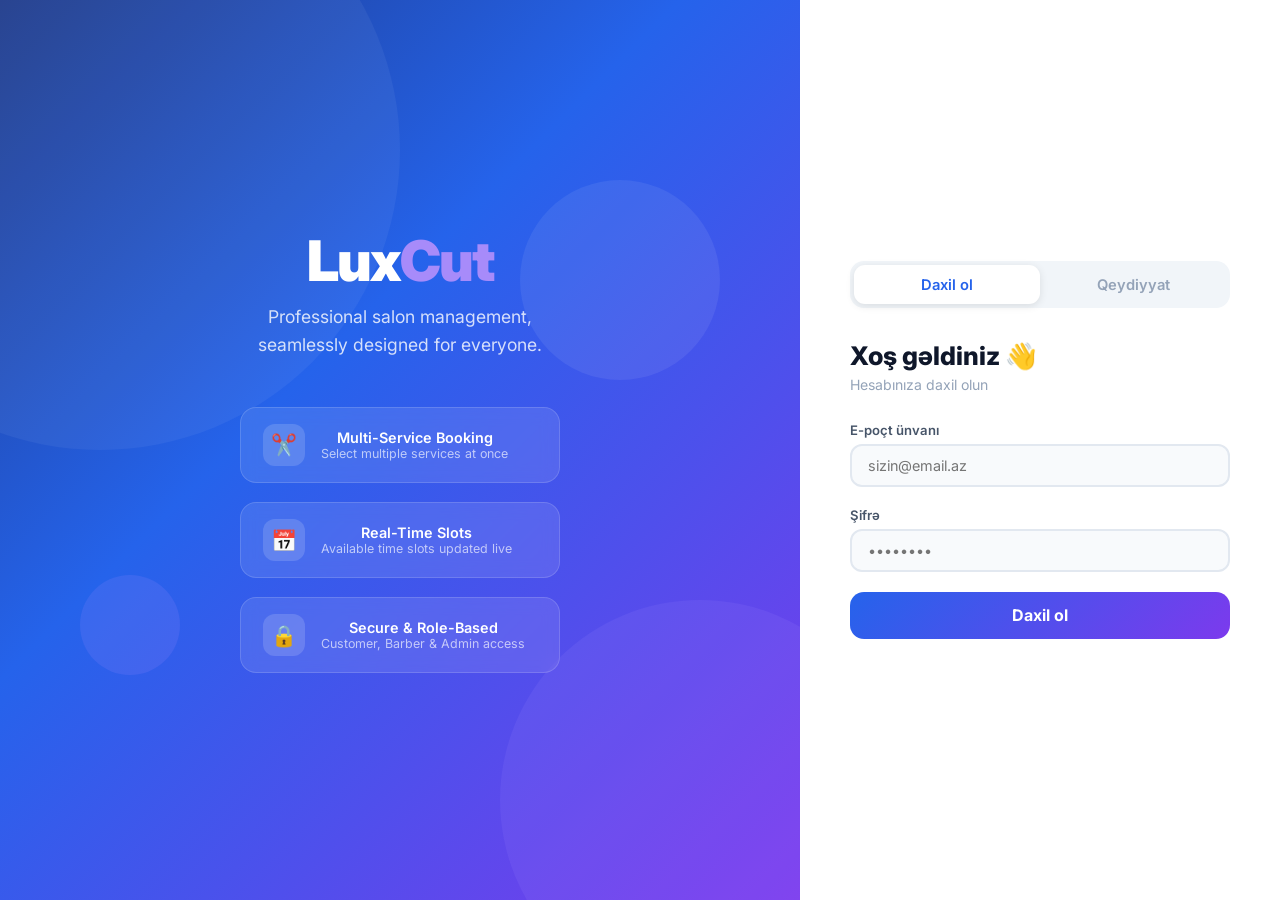
<file: SalonWeb/index.html>
<!DOCTYPE html>
<html lang="az">
<head>
  <meta charset="UTF-8"/>
  <meta name="viewport" content="width=device-width, initial-scale=1.0"/>
  <meta name="description" content="LuxCut — Professional Salon Management. Book appointments, manage barbers and services."/>
  <title>LuxCut — Salon Management</title>
  <link rel="stylesheet" href="css/shared.css"/>
  <link rel="stylesheet" href="css/index.css"/>
</head>
<body>

  <!-- LEFT HERO -->
  <div class="hero">
    <div class="orb orb1"></div>
    <div class="orb orb2"></div>
    <div class="hero-content">
      <div class="hero-logo">Lux<span>Cut</span></div>
      <p class="hero-sub">Professional salon management, seamlessly designed for everyone.</p>
      <div class="hero-features">
        <div class="feat">
          <div class="feat-icon">✂️</div>
          <div class="feat-text">
            <h4>Multi-Service Booking</h4>
            <p>Select multiple services at once</p>
          </div>
        </div>
        <div class="feat">
          <div class="feat-icon">📅</div>
          <div class="feat-text">
            <h4>Real-Time Slots</h4>
            <p>Available time slots updated live</p>
          </div>
        </div>
        <div class="feat">
          <div class="feat-icon">🔒</div>
          <div class="feat-text">
            <h4>Secure & Role-Based</h4>
            <p>Customer, Barber & Admin access</p>
          </div>
        </div>
      </div>
    </div>
  </div>

  <!-- RIGHT AUTH PANEL -->
  <div class="auth-side">
    <div class="auth-box">

      <!-- Tabs -->
      <div class="auth-tabs">
        <button class="auth-tab active" id="tab-login"    onclick="switchTab('login')">Daxil ol</button>
        <button class="auth-tab"        id="tab-register" onclick="switchTab('register')">Qeydiyyat</button>
      </div>

      <!-- Error box -->
      <div id="err-box" class="err-msg"></div>

      <!-- LOGIN FORM -->
      <div id="section-login" class="form-section active">
        <h2 class="auth-title">Xoş gəldiniz 👋</h2>
        <p class="auth-sub">Hesabınıza daxil olun</p>
        <div class="form-group">
          <label for="login-email">E-poçt ünvanı</label>
          <input type="email" id="login-email" placeholder="sizin@email.az"/>
        </div>
        <div class="form-group">
          <label for="login-pass">Şifrə</label>
          <input type="password" id="login-pass" placeholder="••••••••"/>
        </div>
        <button class="btn-login-main" id="btn-login" onclick="doLogin()">
          <span class="btn-text">Daxil ol</span>
          <div class="spinner"></div>
        </button>
      </div>

      <!-- REGISTER FORM -->
      <div id="section-register" class="form-section">
        <h2 class="auth-title">Hesab yaradın ✨</h2>
        <p class="auth-sub">Sistemə qeydiyyatdan keçin</p>
        <div class="form-group">
          <label for="reg-name">Ad Soyad</label>
          <input type="text" id="reg-name" placeholder="Əli Əliyev"/>
        </div>
        <div class="form-group">
          <label for="reg-email">E-poçt ünvanı</label>
          <input type="email" id="reg-email" placeholder="sizin@email.az"/>
        </div>
        <div class="form-group">
          <label for="reg-phone">Telefon</label>
          <input type="text" id="reg-phone" placeholder="+994501234567"/>
        </div>
        <div class="form-group">
          <label for="reg-pass">Şifrə</label>
          <input type="password" id="reg-pass" placeholder="Ən az 8 simvol"/>
        </div>
        <button class="btn-login-main" id="btn-register" onclick="doRegister()">
          <span class="btn-text">Qeydiyyatdan keç</span>
          <div class="spinner"></div>
        </button>
      </div>

    </div>
  </div>

  <script type="module" src="js/index.js"></script>
</body>
</html>
</file>
<file: SalonWeb/css/shared.css>
/* =============================================
   SHARED.CSS — LuxCut Salon Management System
   Common variables, resets, and shared components
   ============================================= */

@import url('https://fonts.googleapis.com/css2?family=Inter:wght@300;400;500;600;700;800;900&display=swap');

*, *::before, *::after {
  box-sizing: border-box;
  margin: 0;
  padding: 0;
}

:root {
  --blue:         #2563eb;
  --blue-dark:    #1d4ed8;
  --blue-light:   #eff6ff;
  --violet:       #7c3aed;
  --violet-pale:  #ede9fe;
  --violet-mid:   #a78bfa;
  --white:        #ffffff;
  --gray-50:      #f8fafc;
  --gray-100:     #f1f5f9;
  --gray-200:     #e2e8f0;
  --gray-400:     #94a3b8;
  --gray-600:     #475569;
  --gray-700:     #334155;
  --gray-900:     #0f172a;
  --green:        #10b981;
  --red:          #ef4444;
  --amber:        #f59e0b;
}

body {
  font-family: 'Inter', sans-serif;
  background: var(--gray-50);
  color: var(--gray-900);
}

/* ── HEADER (shared base) ── */
.header {
  background: #fff;
  border-bottom: 1px solid var(--gray-200);
  padding: 0 2rem;
  height: 68px;
  display: flex;
  align-items: center;
  justify-content: space-between;
  position: sticky;
  top: 0;
  z-index: 100;
  box-shadow: 0 1px 20px rgba(0,0,0,.06);
}

.logo {
  font-size: 1.5rem;
  font-weight: 900;
  letter-spacing: -1px;
}
.logo span { color: var(--violet); }

.header-right {
  display: flex;
  align-items: center;
  gap: 1rem;
}

.user-chip {
  display: flex;
  align-items: center;
  gap: .6rem;
  background: var(--gray-50);
  border: 1px solid var(--gray-200);
  border-radius: 50px;
  padding: .4rem .9rem .4rem .4rem;
}

.avatar {
  width: 34px;
  height: 34px;
  border-radius: 50%;
  background: linear-gradient(135deg, var(--blue), var(--violet));
  display: flex;
  align-items: center;
  justify-content: center;
  color: #fff;
  font-weight: 700;
  font-size: .85rem;
}

.user-name { font-size: .85rem; font-weight: 600; color: var(--gray-700); }

.btn-logout {
  padding: .45rem 1rem;
  background: none;
  border: 1px solid var(--gray-200);
  border-radius: 10px;
  font-size: .83rem;
  font-weight: 600;
  color: var(--gray-600);
  cursor: pointer;
  transition: .2s;
}
.btn-logout:hover { background: var(--red); color: #fff; border-color: var(--red); }

/* ── NAV TABS ── */
.nav-tabs {
  background: #fff;
  border-bottom: 1px solid var(--gray-200);
  padding: 0 2rem;
  display: flex;
  gap: .5rem;
  overflow-x: auto;
}

.nav-tab {
  padding: .9rem 1.3rem;
  border: none;
  background: none;
  font-size: .88rem;
  font-weight: 600;
  color: var(--gray-400);
  cursor: pointer;
  border-bottom: 3px solid transparent;
  transition: .2s;
  white-space: nowrap;
  font-family: 'Inter', sans-serif;
}
.nav-tab.active  { color: var(--blue); border-bottom-color: var(--blue); }
.nav-tab:hover:not(.active) { color: var(--gray-700); }

/* ── SECTIONS / MAIN ── */
main { padding: 2rem; max-width: 1200px; margin: 0 auto; }

.section { display: none; animation: fadeUp .4s ease; }
.section.active { display: block; }

@keyframes fadeUp {
  from { opacity: 0; transform: translateY(16px); }
  to   { opacity: 1; transform: translateY(0); }
}

/* ── PAGE HEADER ── */
.page-header { margin-bottom: 1.8rem; }
.page-header h2 { font-size: 1.6rem; font-weight: 800; }
.page-header p  { color: var(--gray-400); margin-top: .3rem; }

/* ── FORM ELEMENTS ── */
.form-group { margin-bottom: 1.2rem; }
.form-group label {
  display: block;
  font-size: .82rem;
  font-weight: 600;
  color: var(--gray-600);
  margin-bottom: .4rem;
}
.form-group input,
.form-group select,
.form-group textarea {
  width: 100%;
  padding: .7rem 1rem;
  border: 2px solid var(--gray-200);
  border-radius: 12px;
  font-size: .9rem;
  font-family: 'Inter', sans-serif;
  outline: none;
  transition: .25s;
  background: var(--gray-50);
}
.form-group input:focus,
.form-group select:focus {
  border-color: var(--blue);
  background: #fff;
  box-shadow: 0 0 0 4px rgba(37,99,235,.08);
}
.form-row { display: grid; grid-template-columns: 1fr 1fr; gap: 1rem; }

/* ── BUTTONS ── */
.btn-primary {
  padding: .6rem 1.3rem;
  background: linear-gradient(135deg, var(--blue), var(--violet));
  color: #fff;
  border: none;
  border-radius: 10px;
  font-size: .86rem;
  font-weight: 700;
  cursor: pointer;
  transition: .25s;
  font-family: 'Inter', sans-serif;
}
.btn-primary:hover { opacity: .9; transform: translateY(-1px); }
.btn-primary:disabled { opacity: .5; cursor: not-allowed; transform: none; }

.btn-save {
  padding: .7rem 2rem;
  background: linear-gradient(135deg, var(--blue), var(--violet));
  color: #fff;
  border: none;
  border-radius: 12px;
  font-size: .92rem;
  font-weight: 700;
  cursor: pointer;
  transition: .25s;
  font-family: 'Inter', sans-serif;
}
.btn-save:hover { opacity: .9; }

/* ── STATUS BADGES ── */
.status-badge {
  padding: .28rem .75rem;
  border-radius: 50px;
  font-size: .7rem;
  font-weight: 700;
  display: inline-block;
}
.badge-active    { background: #d1fae5; color: #065f46; }
.badge-inactive  { background: #fee2e2; color: #991b1b; }
.badge-pending   { background: #fef3c7; color: #92400e; }
.badge-confirmed { background: #d1fae5; color: #065f46; }
.badge-completed { background: #dbeafe; color: #1e40af; }
.badge-cancelled { background: #fee2e2; color: #991b1b; }
.badge-admin     { background: var(--violet-pale); color: var(--violet); }
.badge-barber    { background: var(--blue-light); color: var(--blue); }
.badge-customer  { background: #f0fdf4; color: #16a34a; }

/* ── DATA TABLE ── */
.data-table { width: 100%; border-collapse: collapse; }
.data-table th {
  text-align: left;
  padding: .75rem 1rem;
  font-size: .73rem;
  font-weight: 700;
  color: var(--gray-400);
  text-transform: uppercase;
  letter-spacing: .06em;
  background: var(--gray-50);
  border-bottom: 1px solid var(--gray-200);
}
.data-table td {
  padding: .9rem 1rem;
  font-size: .86rem;
  border-bottom: 1px solid var(--gray-100);
  vertical-align: middle;
}
.data-table tr:last-child td { border: none; }
.data-table tr:hover td { background: var(--gray-50); }

.action-btns { display: flex; gap: .4rem; flex-wrap: wrap; }
.btn-tbl {
  padding: .3rem .7rem;
  border-radius: 7px;
  font-size: .75rem;
  font-weight: 600;
  cursor: pointer;
  border: none;
  transition: .2s;
  font-family: 'Inter', sans-serif;
}
.btn-edit   { background: var(--blue-light); color: var(--blue); }
.btn-edit:hover { background: var(--blue); color: #fff; }
.btn-del    { background: #fee2e2; color: var(--red); }
.btn-del:hover { background: var(--red); color: #fff; }
.btn-toggle { background: #f0fdf4; color: var(--green); }
.btn-toggle:hover { background: var(--green); color: #fff; }
.btn-admin  { background: var(--violet-pale); color: var(--violet); }
.btn-admin:hover  { background: var(--violet); color: #fff; }
.btn-status-res { background: var(--blue-light); color: var(--blue); }
.btn-status-res:hover { background: var(--blue); color: #fff; }

/* ── MODAL ── */
.modal-bg {
  position: fixed;
  inset: 0;
  background: rgba(15,23,42,.6);
  backdrop-filter: blur(6px);
  z-index: 500;
  display: flex;
  align-items: center;
  justify-content: center;
  animation: fadeIn .2s ease;
  padding: 1rem;
}
@keyframes fadeIn { from { opacity: 0; } to { opacity: 1; } }

.modal {
  background: #fff;
  border-radius: 24px;
  padding: 2rem;
  width: 100%;
  max-width: 480px;
  animation: modalSlide .3s ease;
  box-shadow: 0 30px 80px rgba(0,0,0,.2);
  max-height: 90vh;
  overflow-y: auto;
}
@keyframes modalSlide {
  from { opacity: 0; transform: translateY(30px) scale(.97); }
  to   { opacity: 1; transform: none; }
}
.modal-header {
  display: flex;
  justify-content: space-between;
  align-items: center;
  margin-bottom: 1.5rem;
}
.modal-title { font-size: 1.1rem; font-weight: 800; }
.modal-close {
  background: none; border: none;
  font-size: 1.3rem; cursor: pointer;
  color: var(--gray-400); transition: .2s;
}
.modal-close:hover { color: var(--gray-900); }

.modal-footer { display: flex; gap: .8rem; margin-top: 1.5rem; }
.btn-modal-cancel {
  flex: 1; padding: .75rem;
  background: none; border: 2px solid var(--gray-200);
  border-radius: 12px; font-weight: 600; cursor: pointer;
  color: var(--gray-600); font-family: 'Inter', sans-serif;
}
.btn-modal-cancel:hover { border-color: var(--gray-400); }
.btn-modal-save {
  flex: 2; padding: .75rem;
  background: linear-gradient(135deg, var(--blue), var(--violet));
  color: #fff; border: none; border-radius: 12px;
  font-weight: 700; cursor: pointer; font-family: 'Inter', sans-serif;
}
.btn-modal-save:hover { opacity: .9; }

/* ── PAGINATION ── */
.pagination {
  display: flex;
  gap: .5rem;
  justify-content: center;
  margin-top: 1.2rem;
  flex-wrap: wrap;
  padding: .8rem;
}
.pg-btn {
  padding: .45rem .9rem;
  border: 1px solid var(--gray-200);
  background: #fff;
  border-radius: 8px;
  font-size: .82rem;
  cursor: pointer;
  transition: .2s;
  font-weight: 500;
  font-family: 'Inter', sans-serif;
}
.pg-btn:hover, .pg-btn.active { background: var(--blue); color: #fff; border-color: var(--blue); }
.pg-btn:disabled { opacity: .45; cursor: not-allowed; }

/* ── SEARCH ROW ── */
.search-row { display: flex; gap: .8rem; margin-bottom: 1.5rem; flex-wrap: wrap; }
.search-input {
  flex: 1; min-width: 180px;
  padding: .65rem 1rem;
  border: 2px solid var(--gray-200);
  border-radius: 10px;
  font-size: .88rem;
  font-family: 'Inter', sans-serif;
  outline: none;
  transition: .25s;
}
.search-input:focus { border-color: var(--blue); box-shadow: 0 0 0 4px rgba(37,99,235,.08); }
.btn-search {
  padding: .65rem 1.2rem;
  background: linear-gradient(135deg, var(--blue), var(--violet));
  color: #fff; border: none; border-radius: 10px;
  font-size: .86rem; font-weight: 600; cursor: pointer;
  font-family: 'Inter', sans-serif;
}

/* ── PANEL (card wrapper) ── */
.panel {
  background: #fff;
  border: 1px solid var(--gray-200);
  border-radius: 20px;
  margin-bottom: 2rem;
}
.panel-header {
  padding: 1.2rem 1.6rem;
  border-bottom: 1px solid var(--gray-200);
  display: flex;
  justify-content: space-between;
  align-items: center;
  flex-wrap: wrap;
  gap: .8rem;
}
.panel-title { font-size: .98rem; font-weight: 800; }
.panel-body  { padding: 1.5rem; }

/* ── STAT CARDS ── */
.stats-row {
  display: grid;
  grid-template-columns: repeat(auto-fit, minmax(190px, 1fr));
  gap: 1.2rem;
  margin-bottom: 2rem;
}
.stat-card {
  background: #fff;
  border: 1px solid var(--gray-200);
  border-radius: 18px;
  padding: 1.3rem 1.5rem;
  display: flex;
  align-items: center;
  gap: 1.1rem;
  transition: .3s;
}
.stat-card:hover { box-shadow: 0 8px 30px rgba(37,99,235,.1); transform: translateY(-3px); }
.stat-icon {
  width: 50px; height: 50px;
  border-radius: 14px;
  display: flex; align-items: center; justify-content: center;
  font-size: 1.3rem; flex-shrink: 0;
}
.si-blue   { background: var(--blue-light); }
.si-violet { background: var(--violet-pale); }
.si-green  { background: #d1fae5; }
.si-amber  { background: #fef3c7; }
.stat-val  { font-size: 1.8rem; font-weight: 900; color: var(--gray-900); }
.stat-label{ font-size: .75rem; color: var(--gray-400); margin-top: .1rem; }

/* ── LOADING & EMPTY ── */
.loading-dots {
  display: flex; gap: .4rem;
  justify-content: center;
  padding: 3rem;
}
.loading-dots span {
  width: 10px; height: 10px;
  border-radius: 50%;
  background: var(--blue);
  animation: bounce .8s infinite;
}
.loading-dots span:nth-child(2) { animation-delay: .15s; }
.loading-dots span:nth-child(3) { animation-delay: .3s; }
@keyframes bounce {
  0%, 80%, 100% { transform: scale(0); }
  40%           { transform: scale(1); }
}

.empty-state { text-align: center; padding: 3.5rem 2rem; }
.empty-icon  { font-size: 3rem; margin-bottom: .8rem; }
.empty-state h3 { font-weight: 700; font-size: 1rem; margin-bottom: .3rem; }
.empty-state p  { color: var(--gray-400); font-size: .85rem; }

/* ── TOAST ── */
.toast-container {
  position: fixed;
  top: 1.5rem; right: 1.5rem;
  z-index: 9999;
  display: flex; flex-direction: column; gap: .6rem;
}
.toast {
  padding: 1rem 1.4rem;
  border-radius: 14px;
  box-shadow: 0 8px 25px rgba(0,0,0,.12);
  max-width: 340px;
  animation: toastIn .4s ease;
  display: flex; align-items: flex-start; gap: .8rem;
  font-size: .87rem;
  background: #fff;
}
.toast.success { border-left: 4px solid var(--green); }
.toast.error   { border-left: 4px solid var(--red); }
.toast.info    { border-left: 4px solid var(--blue); }
.toast-title   { font-weight: 700; font-size: .9rem; margin-bottom: .15rem; }
@keyframes toastIn {
  from { opacity: 0; transform: translateX(30px); }
  to   { opacity: 1; transform: translateX(0); }
}

/* ── PROFILE ── */
.profile-card {
  background: #fff;
  border: 1px solid var(--gray-200);
  border-radius: 20px;
  padding: 2rem;
  max-width: 520px;
}
.profile-top {
  display: flex;
  align-items: center;
  gap: 1.5rem;
  margin-bottom: 2rem;
  padding-bottom: 1.5rem;
  border-bottom: 1px solid var(--gray-200);
}
.profile-avatar-lg {
  width: 72px; height: 72px;
  border-radius: 50%;
  background: linear-gradient(135deg, var(--blue), var(--violet));
  display: flex; align-items: center; justify-content: center;
  color: #fff; font-size: 2rem; font-weight: 700;
}
.profile-role-badge {
  background: var(--violet-pale);
  color: var(--violet);
  font-size: .78rem;
  font-weight: 700;
  padding: .3rem .8rem;
  border-radius: 50px;
  display: inline-block;
  margin-top: .4rem;
}
.section-subtitle {
  font-size: .95rem;
  font-weight: 700;
  margin-bottom: .9rem;
  color: var(--gray-700);
}

/* ── UTILITY ── */
.hidden { display: none !important; }
.text-center { text-align: center; }
.overflow-x { overflow-x: auto; }

/* ── RESPONSIVE ── */
@media (max-width: 768px) {
  main { padding: 1rem; }
  .form-row { grid-template-columns: 1fr; }
  .data-table { font-size: .78rem; }
  .stats-row { grid-template-columns: 1fr 1fr; }
}
@media (max-width: 480px) {
  .stats-row { grid-template-columns: 1fr; }
}
</file>
<file: SalonWeb/css/index.css>
/* ============================================
   INDEX.CSS — Login / Register Page Styles
   ============================================ */

body {
  display: flex;
  min-height: 100vh;
  overflow: hidden;
}

/* ── LEFT HERO ── */
.hero {
  flex: 1;
  background: linear-gradient(135deg, #1e3a8a 0%, #2563eb 40%, #7c3aed 100%);
  display: flex;
  flex-direction: column;
  justify-content: center;
  align-items: center;
  padding: 3rem;
  position: relative;
  overflow: hidden;
}
.hero::before {
  content: '';
  position: absolute;
  width: 600px; height: 600px;
  border-radius: 50%;
  background: rgba(255,255,255,.05);
  top: -150px; left: -200px;
  animation: float 8s ease-in-out infinite;
}
.hero::after {
  content: '';
  position: absolute;
  width: 400px; height: 400px;
  border-radius: 50%;
  background: rgba(167,139,250,.12);
  bottom: -100px; right: -100px;
  animation: float 6s ease-in-out infinite reverse;
}

.orb {
  position: absolute;
  border-radius: 50%;
  animation: float 10s ease-in-out infinite;
}
.orb1 { width: 200px; height: 200px; background: rgba(255,255,255,.07); top: 20%; right: 10%; }
.orb2 { width: 100px; height: 100px; background: rgba(167,139,250,.15); bottom: 25%; left: 10%; animation-delay: -3s; }

@keyframes float {
  0%, 100% { transform: translateY(0) scale(1); }
  50%       { transform: translateY(-30px) scale(1.05); }
}

.hero-content {
  position: relative;
  z-index: 2;
  text-align: center;
  color: #fff;
}

.hero-logo {
  font-size: 3.5rem;
  font-weight: 900;
  letter-spacing: -2px;
  margin-bottom: .5rem;
}
.hero-logo span { color: var(--violet-mid); }

.hero-sub {
  font-size: 1.1rem;
  opacity: .8;
  margin-bottom: 3rem;
  max-width: 320px;
  line-height: 1.6;
}

.hero-features {
  display: flex;
  flex-direction: column;
  gap: 1.2rem;
  width: 100%;
  max-width: 320px;
}

.feat {
  display: flex;
  align-items: center;
  gap: 1rem;
  background: rgba(255,255,255,.1);
  border: 1px solid rgba(255,255,255,.15);
  border-radius: 16px;
  padding: 1rem 1.4rem;
  backdrop-filter: blur(8px);
  transition: .3s;
}
.feat:hover { background: rgba(255,255,255,.18); transform: translateX(6px); }

.feat-icon {
  width: 42px; height: 42px;
  border-radius: 12px;
  background: rgba(255,255,255,.15);
  display: flex; align-items: center; justify-content: center;
  font-size: 1.3rem; flex-shrink: 0;
}
.feat-text h4 { font-size: .9rem; font-weight: 600; color: #fff; }
.feat-text p  { font-size: .78rem; color: rgba(255,255,255,.65); }

/* ── RIGHT AUTH PANEL ── */
.auth-side {
  width: 480px;
  display: flex;
  align-items: center;
  justify-content: center;
  padding: 2.5rem;
  background: #fff;
  box-shadow: -10px 0 60px rgba(0,0,0,.08);
}

.auth-box { width: 100%; max-width: 380px; }

.auth-tabs {
  display: flex;
  background: var(--gray-100);
  border-radius: 14px;
  padding: 4px;
  margin-bottom: 2rem;
}
.auth-tab {
  flex: 1;
  padding: .65rem;
  border: none;
  background: none;
  border-radius: 11px;
  font-size: .92rem;
  font-weight: 600;
  color: var(--gray-400);
  cursor: pointer;
  transition: .25s;
  font-family: 'Inter', sans-serif;
}
.auth-tab.active {
  background: #fff;
  color: var(--blue);
  box-shadow: 0 2px 8px rgba(0,0,0,.1);
}

.auth-title { font-size: 1.6rem; font-weight: 800; color: var(--gray-900); margin-bottom: .3rem; }
.auth-sub   { font-size: .88rem; color: var(--gray-400); margin-bottom: 1.8rem; }

.btn-login-main {
  width: 100%;
  padding: .85rem;
  background: linear-gradient(135deg, var(--blue), var(--violet));
  color: #fff; border: none; border-radius: 14px;
  font-size: 1rem; font-weight: 700; cursor: pointer;
  transition: .3s; position: relative; overflow: hidden;
  font-family: 'Inter', sans-serif;
}
.btn-login-main:hover  { transform: translateY(-2px); box-shadow: 0 8px 25px rgba(37,99,235,.4); }
.btn-login-main:active { transform: translateY(0); }
.btn-login-main:disabled { opacity: .6; cursor: not-allowed; transform: none; }

.btn-login-main .spinner {
  display: none;
  width: 18px; height: 18px;
  border: 2px solid rgba(255,255,255,.4);
  border-top-color: #fff;
  border-radius: 50%;
  animation: spin .7s linear infinite;
  margin: 0 auto;
}
.btn-login-main.loading .btn-text   { display: none; }
.btn-login-main.loading .spinner    { display: block; }

@keyframes spin { to { transform: rotate(360deg); } }

.err-msg {
  background: #fef2f2;
  border: 1px solid #fecaca;
  color: #dc2626;
  border-radius: 10px;
  padding: .75rem 1rem;
  font-size: .83rem;
  margin-bottom: 1rem;
  display: none;
  animation: slideIn .3s ease;
}
@keyframes slideIn {
  from { opacity: 0; transform: translateY(-8px); }
  to   { opacity: 1; transform: translateY(0); }
}

.form-section { display: none; }
.form-section.active { display: block; }

/* ── RESPONSIVE ── */
@media (max-width: 860px) {
  body { flex-direction: column; overflow: auto; }
  .hero { min-height: 280px; padding: 2rem; }
  .auth-side { width: 100%; box-shadow: none; }
}
</file>
<file: SalonWeb/css/admin.css>
/* ============================================
   ADMIN.CSS — Admin Panel Specific Styles
   ============================================ */

body { display: flex; min-height: 100vh; }

/* ── SIDEBAR ── */
.sidebar {
  width: 260px;
  background: linear-gradient(180deg, #0f172a 0%, #1e1b4b 100%);
  min-height: 100vh;
  display: flex;
  flex-direction: column;
  position: sticky;
  top: 0;
  flex-shrink: 0;
}

.sidebar-logo {
  padding: 1.8rem 1.5rem;
  border-bottom: 1px solid rgba(255,255,255,.08);
}
.sidebar-logo h1 { font-size: 1.6rem; font-weight: 900; color: #fff; letter-spacing: -1px; }
.sidebar-logo h1 span { color: var(--violet-mid); }
.sidebar-logo p  { font-size: .73rem; color: rgba(255,255,255,.4); margin-top: .3rem; text-transform: uppercase; letter-spacing: .1em; }

.sidebar-nav   { flex: 1; padding: 1.2rem .8rem; overflow-y: auto; }
.nav-section   { margin-bottom: 1.5rem; }
.nav-section-label {
  font-size: .65rem; font-weight: 700;
  color: rgba(255,255,255,.3);
  text-transform: uppercase; letter-spacing: .12em;
  padding: .3rem .8rem; margin-bottom: .3rem;
}
.nav-item {
  display: flex;
  align-items: center;
  gap: .8rem;
  padding: .7rem .9rem;
  border-radius: 12px;
  cursor: pointer;
  transition: .2s;
  font-size: .88rem; font-weight: 500;
  color: rgba(255,255,255,.55);
  border: 1px solid transparent;
  margin-bottom: .2rem;
}
.nav-item:hover { background: rgba(255,255,255,.07); color: rgba(255,255,255,.85); }
.nav-item.active {
  background: linear-gradient(135deg, rgba(37,99,235,.5), rgba(124,58,237,.5));
  color: #fff;
  border-color: rgba(255,255,255,.1);
}
.nav-icon {
  width: 30px; height: 30px;
  border-radius: 8px;
  background: rgba(255,255,255,.08);
  display: flex; align-items: center; justify-content: center;
  font-size: .9rem; flex-shrink: 0;
}
.nav-item.active .nav-icon { background: rgba(255,255,255,.15); }

.sidebar-bottom {
  padding: 1rem;
  border-top: 1px solid rgba(255,255,255,.08);
}
.user-info-side {
  display: flex;
  align-items: center;
  gap: .7rem;
  padding: .7rem;
  border-radius: 12px;
  background: rgba(255,255,255,.06);
}
.avatar-sm {
  width: 36px; height: 36px;
  border-radius: 50%;
  background: linear-gradient(135deg, var(--blue), var(--violet));
  display: flex; align-items: center; justify-content: center;
  color: #fff; font-weight: 700; font-size: .88rem; flex-shrink: 0;
}
.user-info-side .user-name-side { font-size: .85rem; font-weight: 600; color: #fff; }
.user-info-side .user-role-side { font-size: .7rem; color: var(--violet-mid); }
.btn-logout-side {
  margin-top: .6rem;
  width: 100%;
  padding: .55rem;
  background: rgba(239,68,68,.15);
  color: var(--red);
  border: 1px solid rgba(239,68,68,.3);
  border-radius: 10px;
  font-size: .82rem; font-weight: 600;
  cursor: pointer; transition: .2s;
  font-family: 'Inter', sans-serif;
}
.btn-logout-side:hover { background: var(--red); color: #fff; border-color: var(--red); }

/* ── CONTENT AREA ── */
.content { flex: 1; overflow: auto; }

.topbar {
  background: #fff;
  border-bottom: 1px solid var(--gray-200);
  padding: 0 2rem;
  height: 64px;
  display: flex;
  align-items: center;
  justify-content: space-between;
  position: sticky; top: 0; z-index: 50;
  box-shadow: 0 1px 15px rgba(0,0,0,.05);
}
.topbar-title { font-size: 1.15rem; font-weight: 800; color: var(--gray-900); }
.topbar-sub   { font-size: .8rem; color: var(--gray-400); margin-top: .1rem; }

/* ── RESERVATION STATUS MODAL OPTIONS ── */
.status-select-group { display: flex; flex-direction: column; gap: .6rem; }
.status-option {
  display: flex;
  align-items: center;
  gap: .8rem;
  padding: .8rem 1rem;
  border: 2px solid var(--gray-200);
  border-radius: 12px;
  cursor: pointer;
  transition: .2s;
}
.status-option:hover,
.status-option.selected { border-color: var(--blue); background: var(--blue-light); }
.status-option input[type="radio"] { accent-color: var(--blue); }
.status-option-disabled {
  opacity: .45;
  cursor: not-allowed;
  background: var(--gray-50);
  border-color: var(--gray-200) !important;
}
.status-option-disabled:hover { border-color: var(--gray-200) !important; background: var(--gray-50) !important; }

/* ── RESPONSIVE ── */
@media (max-width: 768px) {
  .sidebar { display: none; }
}
</file>
<file: SalonWeb/css/barber.css>
/* ============================================
   BARBER.CSS — Barber Panel Specific Styles
   ============================================ */

/* ── DARK GRADIENT HEADER for Barber ── */
.header {
  background: linear-gradient(135deg, #1e3a8a, #7c3aed);
  border-bottom: none;
  box-shadow: 0 4px 24px rgba(37,99,235,.3);
}
.header .logo { color: #fff; }
.header .user-chip {
  background: rgba(255,255,255,.15);
  border-color: rgba(255,255,255,.25);
}
.header .avatar { background: rgba(255,255,255,.25); }
.header .user-name { color: #fff; }
.header .btn-logout {
  background: rgba(255,255,255,.15);
  border-color: rgba(255,255,255,.3);
  color: #fff;
}
.header .btn-logout:hover { background: var(--red); border-color: var(--red); }

/* ── ROLE BADGE in header ── */
.user-role {
  font-size: .7rem;
  color: var(--violet-mid);
  font-weight: 600;
  background: rgba(167,139,250,.25);
  padding: .15rem .5rem;
  border-radius: 50px;
  margin-left: .3rem;
}

/* ── SCHEDULE / BARBER TABLES ── */
.table-wrap {
  background: #fff;
  border: 1px solid var(--gray-200);
  border-radius: 20px;
  overflow: hidden;
}
.table-header {
  padding: 1.2rem 1.5rem;
  border-bottom: 1px solid var(--gray-200);
  display: flex;
  justify-content: space-between;
  align-items: center;
}
.table-title { font-weight: 700; font-size: 1rem; }

.res-table { width: 100%; border-collapse: collapse; }
.res-table th {
  text-align: left;
  padding: .8rem 1.2rem;
  font-size: .75rem; font-weight: 700;
  color: var(--gray-400);
  text-transform: uppercase;
  letter-spacing: .05em;
  background: var(--gray-50);
  border-bottom: 1px solid var(--gray-200);
}
.res-table td {
  padding: .95rem 1.2rem;
  font-size: .87rem;
  border-bottom: 1px solid var(--gray-100);
  vertical-align: middle;
}
.res-table tr:last-child td { border: none; }
.res-table tr:hover td { background: var(--gray-50); }

/* ── STATUS BUTTONS IN TABLE ── */
.btn-status {
  padding: .35rem .8rem;
  border: none;
  border-radius: 8px;
  font-size: .78rem; font-weight: 600;
  cursor: pointer; transition: .2s;
  margin: 0 .2rem;
  font-family: 'Inter', sans-serif;
}
.btn-confirm-it  { background: #d1fae5; color: #065f46; }
.btn-confirm-it:hover { background: var(--green); color: #fff; }
.btn-complete-it { background: var(--blue-light); color: var(--blue); }
.btn-complete-it:hover { background: var(--blue); color: #fff; }

/* ── WORKING HOURS GRID ── */
.wh-grid {
  display: grid;
  grid-template-columns: repeat(auto-fill, minmax(230px, 1fr));
  gap: 1.2rem;
}

.wh-card {
  background: #fff;
  border: 1px solid var(--gray-200);
  border-radius: 18px;
  padding: 1.3rem;
  transition: .3s;
  position: relative;
  overflow: hidden;
}
.wh-card::before {
  content: '';
  position: absolute;
  top: 0; left: 0; right: 0;
  height: 4px;
  background: linear-gradient(90deg, var(--blue), var(--violet));
}
.wh-card:hover { box-shadow: 0 8px 25px rgba(37,99,235,.12); }

.wh-day {
  font-size: .8rem; font-weight: 700;
  color: var(--gray-400);
  text-transform: uppercase;
  letter-spacing: .08em;
  margin-bottom: .5rem;
}
.wh-time {
  font-size: 1.3rem; font-weight: 800;
  color: var(--gray-900);
  margin-bottom: .5rem;
}
.wh-actions { display: flex; gap: .5rem; margin-top: .8rem; }

.btn-edit-wh {
  padding: .4rem .9rem;
  background: var(--blue-light); color: var(--blue);
  border: none; border-radius: 8px;
  font-size: .78rem; font-weight: 600;
  cursor: pointer; transition: .2s;
  font-family: 'Inter', sans-serif;
}
.btn-edit-wh:hover { background: var(--blue); color: #fff; }

.add-wh-btn {
  display: flex;
  align-items: center;
  justify-content: center;
  gap: .5rem;
  width: 100%;
  padding: .75rem;
  background: linear-gradient(135deg, var(--blue), var(--violet));
  color: #fff; border: none; border-radius: 12px;
  font-size: .9rem; font-weight: 600;
  cursor: pointer; transition: .25s;
  margin-top: 1.2rem;
  font-family: 'Inter', sans-serif;
}
.add-wh-btn:hover { opacity: .9; transform: translateY(-1px); }

/* ── MY SERVICES GRID ── */
.my-svc-grid {
  display: grid;
  grid-template-columns: repeat(auto-fill, minmax(280px, 1fr));
  gap: 1.2rem;
  margin-bottom: 1.5rem;
}

.my-svc-card {
  background: #fff;
  border: 1px solid var(--gray-200);
  border-radius: 18px;
  padding: 1.3rem 1.4rem;
  position: relative;
  overflow: hidden;
  transition: .3s;
}
.my-svc-card::before {
  content: '';
  position: absolute;
  top: 0; left: 0; right: 0;
  height: 4px;
  background: linear-gradient(90deg, var(--blue), var(--violet));
}
.my-svc-card:hover { box-shadow: 0 8px 25px rgba(37,99,235,.12); }

.my-svc-top { margin-bottom: 1rem; }
.my-svc-name {
  font-size: 1rem;
  font-weight: 700;
  color: var(--gray-900);
  margin-bottom: .5rem;
}
.my-svc-meta { display: flex; gap: .5rem; flex-wrap: wrap; }
.my-svc-chip {
  font-size: .78rem;
  font-weight: 600;
  padding: .25rem .7rem;
  border-radius: 8px;
  background: var(--gray-100);
  color: var(--gray-600);
}
.my-svc-price {
  background: var(--blue-light);
  color: var(--blue);
}

.my-svc-actions {
  display: flex;
  gap: .5rem;
  margin-top: .2rem;
}

.btn-del-svc {
  padding: .4rem .9rem;
  background: #fee2e2;
  color: var(--red);
  border: none;
  border-radius: 8px;
  font-size: .78rem;
  font-weight: 600;
  cursor: pointer;
  transition: .2s;
  font-family: 'Inter', sans-serif;
}
.btn-del-svc:hover { background: var(--red); color: #fff; }

/* ── RESPONSIVE ── */
@media (max-width: 640px) {
  .wh-grid { grid-template-columns: 1fr; }
  .my-svc-grid { grid-template-columns: 1fr; }
}
</file>
<file: SalonWeb/css/customer.css>
/* ============================================
   CUSTOMER.CSS — Customer Panel Specific Styles
   ============================================ */

/* ── SALON GRID ── */
.salon-grid {
  display: grid;
  grid-template-columns: repeat(auto-fill, minmax(310px, 1fr));
  gap: 1.4rem;
}

.salon-card {
  background: #fff;
  border: 1px solid var(--gray-200);
  border-radius: 20px;
  overflow: hidden;
  transition: .35s;
  cursor: pointer;
  position: relative;
}
.salon-card:hover {
  transform: translateY(-6px);
  box-shadow: 0 20px 50px rgba(37,99,235,.12);
  border-color: var(--blue);
}
.salon-card-badge {
  position: absolute;
  top: 1rem; right: 1rem;
  padding: .3rem .75rem;
  border-radius: 50px;
  font-size: .72rem;
  font-weight: 700;
}
.salon-card-img {
  height: 140px;
  background: linear-gradient(135deg, #1e3a8a, #7c3aed);
  display: flex; align-items: center; justify-content: center;
  font-size: 3rem;
}
.salon-card-body { padding: 1.3rem; }
.salon-card-body h3 { font-size: 1.05rem; font-weight: 700; margin-bottom: .4rem; }
.salon-card-body p  { font-size: .83rem; color: var(--gray-400); margin-bottom: .9rem; line-height: 1.5; }
.salon-meta { display: flex; gap: .8rem; flex-wrap: wrap; }
.meta-chip {
  background: var(--blue-light);
  color: var(--blue);
  font-size: .75rem; font-weight: 600;
  padding: .3rem .7rem; border-radius: 8px;
}
.btn-view {
  display: block;
  width: 100%;
  margin-top: 1rem;
  padding: .65rem;
  background: linear-gradient(135deg, var(--blue), var(--violet));
  color: #fff; border: none; border-radius: 12px;
  font-weight: 600; cursor: pointer;
  font-size: .88rem; transition: .25s;
  font-family: 'Inter', sans-serif;
}
.btn-view:hover { opacity: .9; }

/* ── SEARCH BAR ── */
.search-bar {
  display: flex;
  gap: .8rem;
  margin-bottom: 1.8rem;
  flex-wrap: wrap;
}
.search-bar .search-input {
  flex: 1; min-width: 200px;
  padding: .7rem 1.1rem;
  border: 2px solid var(--gray-200);
  border-radius: 12px;
  font-size: .9rem;
  font-family: 'Inter', sans-serif;
  outline: none; transition: .25s;
}
.search-bar .search-input:focus {
  border-color: var(--blue);
  box-shadow: 0 0 0 4px rgba(37,99,235,.08);
}
.btn-search-primary {
  padding: .7rem 1.4rem;
  background: linear-gradient(135deg, var(--blue), var(--violet));
  color: #fff; border: none; border-radius: 12px;
  font-size: .9rem; font-weight: 600; cursor: pointer; transition: .25s;
  font-family: 'Inter', sans-serif;
}
.btn-search-primary:hover { opacity: .9; transform: translateY(-1px); }
.btn-search-reset {
  padding: .7rem 1.4rem;
  background: linear-gradient(135deg, var(--violet), var(--blue));
  color: #fff; border: none; border-radius: 12px;
  font-size: .9rem; font-weight: 600; cursor: pointer; transition: .25s;
  font-family: 'Inter', sans-serif;
}
.btn-search-reset:hover { opacity: .9; }

/* ── BOOKING WIZARD ── */
.wizard {
  background: #fff;
  border: 1px solid var(--gray-200);
  border-radius: 24px;
  padding: 2rem;
}
.wizard-steps {
  display: flex;
  align-items: center;
  gap: .5rem;
  margin-bottom: 2rem;
  overflow-x: auto;
  padding-bottom: .5rem;
}
.step { display: flex; align-items: center; gap: .5rem; flex-shrink: 0; }
.step-num {
  width: 32px; height: 32px;
  border-radius: 50%;
  display: flex; align-items: center; justify-content: center;
  font-size: .82rem; font-weight: 700; transition: .3s;
}
.step-num.done   { background: var(--green); color: #fff; }
.step-num.active {
  background: linear-gradient(135deg, var(--blue), var(--violet));
  color: #fff;
  box-shadow: 0 4px 12px rgba(37,99,235,.3);
}
.step-num.idle   { background: var(--gray-100); color: var(--gray-400); }
.step-label      { font-size: .8rem; font-weight: 600; color: var(--gray-400); }
.step-label.active { color: var(--blue); }
.step-divider    { flex: 1; height: 2px; background: var(--gray-200); min-width: 30px; }
.step-divider.done { background: var(--green); }

.wizard-step { display: none; }
.wizard-step.active { display: block; animation: fadeUp .35s ease; }

/* ── BARBER SELECTION ── */
.barber-list {
  display: grid;
  grid-template-columns: repeat(auto-fill, minmax(190px, 1fr));
  gap: 1rem;
  margin-bottom: 1.5rem;
}
.barber-card {
  border: 2px solid var(--gray-200);
  border-radius: 16px;
  padding: 1.2rem;
  cursor: pointer;
  transition: .25s;
  text-align: center;
}
.barber-card:hover, .barber-card.selected {
  border-color: var(--blue);
  background: var(--blue-light);
}
.barber-avatar {
  width: 56px; height: 56px;
  border-radius: 50%;
  background: linear-gradient(135deg, var(--blue), var(--violet));
  display: flex; align-items: center; justify-content: center;
  color: #fff; font-size: 1.4rem;
  margin: 0 auto .75rem;
}
.barber-name { font-weight: 700; font-size: .92rem; margin-bottom: .3rem; }
.barber-spec { font-size: .78rem; color: var(--gray-400); }

/* ── SERVICE SELECTION ── */
.service-list {
  display: grid;
  grid-template-columns: repeat(auto-fill, minmax(210px, 1fr));
  gap: 1rem;
  margin-bottom: 1.5rem;
}
.svc-card {
  border: 2px solid var(--gray-200);
  border-radius: 14px;
  padding: 1rem 1.2rem;
  cursor: pointer;
  transition: .25s;
  position: relative;
}
.svc-card:hover   { border-color: var(--blue); }
.svc-card.selected { border-color: var(--blue); background: var(--blue-light); }
.svc-check {
  position: absolute;
  top: .7rem; right: .7rem;
  width: 22px; height: 22px;
  border-radius: 50%;
  background: var(--blue); color: #fff;
  display: flex; align-items: center; justify-content: center;
  font-size: .75rem;
  opacity: 0; transform: scale(0);
  transition: .2s;
}
.svc-card.selected .svc-check { opacity: 1; transform: scale(1); }
.svc-name  { font-weight: 700; font-size: .9rem; margin-bottom: .3rem; }
.svc-dur   { font-size: .78rem; color: var(--gray-400); margin-bottom: .5rem; }
.svc-price { font-size: 1rem; font-weight: 800; color: var(--blue); }

/* ── SELECTION SUMMARY ── */
.selected-summary {
  background: var(--gray-50);
  border: 1px solid var(--gray-200);
  border-radius: 14px;
  padding: 1rem 1.3rem;
  margin-bottom: 1.5rem;
}
.selected-summary h4 { font-size: .88rem; font-weight: 700; margin-bottom: .7rem; color: var(--gray-600); }
.sel-item {
  display: flex;
  justify-content: space-between;
  font-size: .85rem;
  padding: .3rem 0;
  border-bottom: 1px solid var(--gray-200);
}
.sel-item:last-child { border: none; font-weight: 700; color: var(--blue); }

/* ── DATE & SLOTS ── */
.date-section { display: flex; flex-direction: column; gap: 1rem; margin-bottom: 1.5rem; }
.date-section label { font-size: .85rem; font-weight: 600; color: var(--gray-600); }
.date-input {
  padding: .7rem 1rem;
  border: 2px solid var(--gray-200);
  border-radius: 12px;
  font-size: .92rem;
  font-family: 'Inter', sans-serif;
  outline: none; width: 220px; transition: .25s;
}
.date-input:focus { border-color: var(--blue); }
.slots-grid { display: flex; flex-wrap: wrap; gap: .6rem; }
.slot {
  padding: .5rem 1.1rem;
  border: 2px solid var(--gray-200);
  border-radius: 10px;
  font-size: .85rem; font-weight: 600;
  cursor: pointer; transition: .2s;
  background: #fff;
  font-family: 'Inter', sans-serif;
}
.slot:hover  { border-color: var(--blue); color: var(--blue); }
.slot.selected { background: var(--blue); color: #fff; border-color: var(--blue); }
.slot-loading { color: var(--gray-400); font-size: .85rem; padding: .5rem 0; }

/* ── WIZARD NAVIGATION ── */
.wizard-nav {
  display: flex;
  justify-content: space-between;
  margin-top: 1.8rem;
  padding-top: 1.5rem;
  border-top: 1px solid var(--gray-200);
}
.btn-wiz {
  padding: .7rem 1.5rem;
  border-radius: 12px;
  font-size: .9rem; font-weight: 600;
  cursor: pointer; transition: .25s;
  font-family: 'Inter', sans-serif;
}
.btn-wiz-back {
  background: none;
  border: 2px solid var(--gray-200);
  color: var(--gray-600);
}
.btn-wiz-back:hover { border-color: var(--gray-400); }
.btn-wiz-next {
  background: linear-gradient(135deg, var(--blue), var(--violet));
  color: #fff; border: none;
  box-shadow: 0 4px 15px rgba(37,99,235,.3);
}
.btn-wiz-next:hover  { opacity: .9; transform: translateY(-1px); }
.btn-wiz-next:disabled { opacity: .5; cursor: not-allowed; transform: none; }

/* ── CONFIRM CARD ── */
.confirm-card {
  background: var(--gray-50);
  border: 1px solid var(--gray-200);
  border-radius: 16px;
  padding: 1.5rem;
  margin-bottom: 1.5rem;
}
.confirm-row {
  display: flex;
  justify-content: space-between;
  padding: .55rem 0;
  border-bottom: 1px solid var(--gray-200);
  font-size: .88rem;
}
.confirm-row:last-child { border: none; font-weight: 700; font-size: 1rem; color: var(--blue); }
.confirm-label { color: var(--gray-600); }

/* ── HISTORY TABLE ── */
.table-wrap {
  background: #fff;
  border: 1px solid var(--gray-200);
  border-radius: 20px;
  overflow: hidden;
}
.res-table { width: 100%; border-collapse: collapse; }
.res-table th {
  text-align: left;
  padding: .8rem 1rem;
  font-size: .78rem; font-weight: 700;
  color: var(--gray-400);
  text-transform: uppercase;
  letter-spacing: .05em;
  border-bottom: 2px solid var(--gray-200);
  background: var(--gray-50);
}
.res-table td {
  padding: .9rem 1rem;
  font-size: .87rem;
  border-bottom: 1px solid var(--gray-100);
  vertical-align: top;
}
.res-table tr:hover td { background: var(--gray-50); }

.btn-cancel-res {
  padding: .35rem .8rem;
  background: none;
  border: 1px solid var(--red);
  color: var(--red);
  border-radius: 8px;
  font-size: .78rem; font-weight: 600;
  cursor: pointer; transition: .2s;
  font-family: 'Inter', sans-serif;
}
.btn-cancel-res:hover { background: var(--red); color: #fff; }

/* ── RESPONSIVE ── */
@media (max-width: 640px) {
  .salon-grid { grid-template-columns: 1fr; }
  .barber-list { grid-template-columns: 1fr 1fr; }
  .wizard { padding: 1.2rem; }
}
</file>
